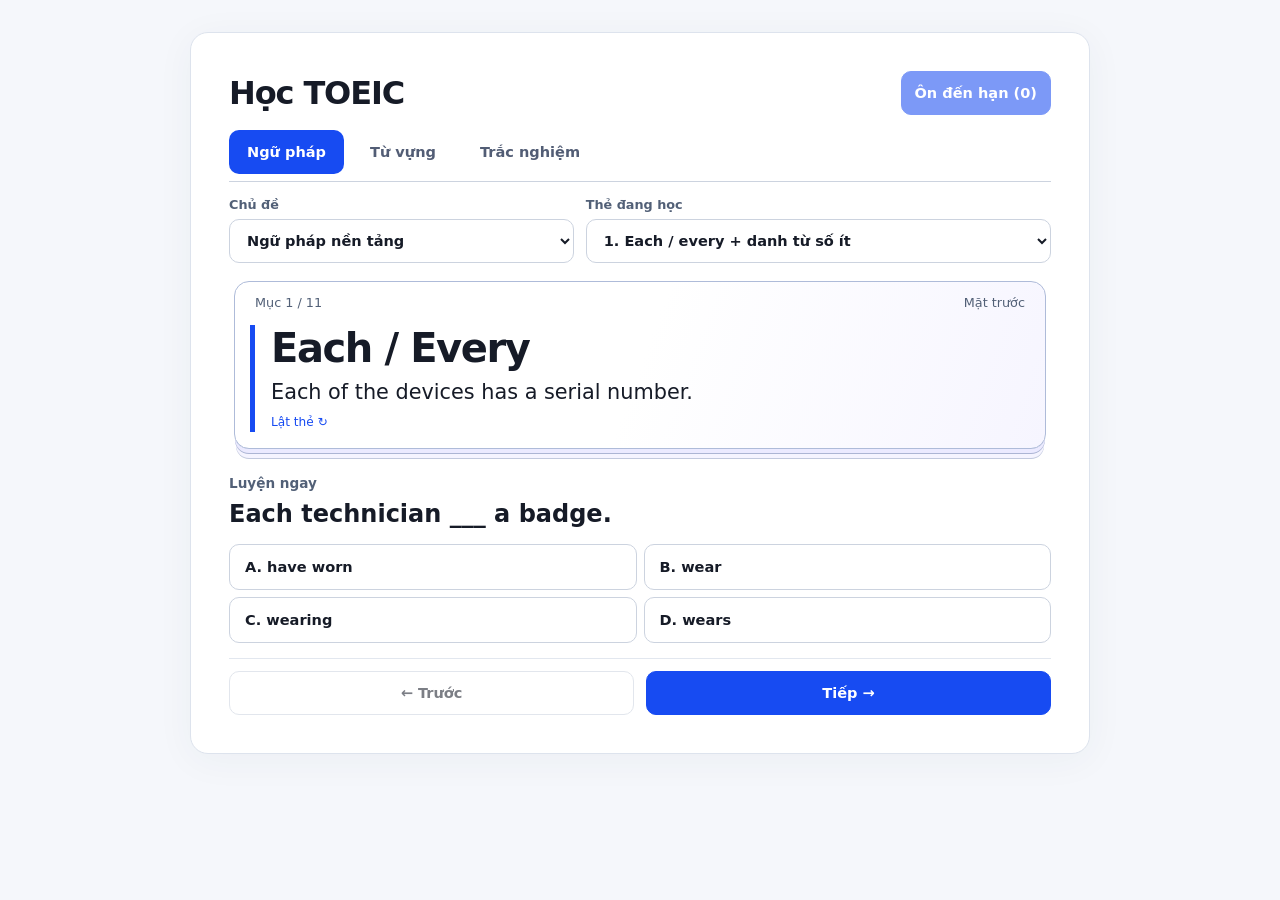
<file: Xem-thu.html>
<!doctype html><html lang="vi"><meta charset="utf-8"><meta name="viewport" content="width=device-width,initial-scale=1"><title>Học TOEIC</title><style>body{background:#f5f7fb;margin:0;padding:clamp(8px,3vw,32px)}#toeic-practice{--ink:#182038;--muted:#515d76;--line:#cfd5e4;--accent:#4d46bc;box-sizing:border-box;max-width:1080px;margin:auto;padding:clamp(12px,2.6vw,30px);border:1px solid #d6dbeb;border-radius:24px;background:#eef0f8;color:var(--ink);font:400 16px/1.48 system-ui,-apple-system,"Segoe UI",sans-serif}
#toeic-practice *{box-sizing:border-box}#toeic-practice [hidden]{display:none!important}
#toeic-practice button,#toeic-practice select{font:inherit;font-size:.91rem;min-height:44px;color:var(--ink);border:1px solid var(--line);background:white;border-radius:10px;padding:8px 13px;cursor:pointer}
#toeic-practice button{font-weight:620}#toeic-practice button:disabled{cursor:default;opacity:.56}#toeic-practice :is(button,select,summary):focus-visible{outline:3px solid #857aea;outline-offset:3px}
#toeic-practice .tp-header{display:flex;align-items:center;justify-content:space-between;gap:12px;margin:0 0 15px;padding:0;background:transparent;border:0}
#toeic-practice .tp-header h1{font:740 clamp(1.45rem,3vw,2rem)/1.2 system-ui;letter-spacing:-.035em;margin:0}.tp-header p{display:none}
#toeic-practice .tp-primary{background:#393582;color:white;border-color:#393582}
.tp-reader,.tp-session{background:#fbfcff;border:1px solid var(--line);border-radius:18px;padding:clamp(12px,2vw,24px)}
.fc-modes{display:flex;padding:4px;background:#e9ebf4;border-radius:13px;gap:3px;margin-bottom:14px}
#toeic-practice .fc-modes button{flex:1;border:0;background:transparent;color:#525d75;min-width:0}
#toeic-practice .fc-modes button[aria-pressed=true]{background:#fff;color:#393382;box-shadow:0 2px 7px #22264721}
.tp-reader label{display:block;font-size:.8rem;font-weight:650;color:var(--muted)}.tp-reader select{display:block;width:100%;margin-top:4px}
.fc-selects{display:grid;grid-template-columns:1fr 1.35fr;gap:12px;margin-bottom:14px}
#toeic-practice .fc{isolation:isolate;position:relative;overflow:hidden;margin:0 0 12px;border:1px solid #46476e;border-radius:16px;color:#f6f6ff;background:radial-gradient(ellipse at 92% 110%,#444b9b 0,transparent 55%),linear-gradient(120deg,#151a35,#292947)}
.fc-bar{display:flex;align-items:center;justify-content:space-between;padding:14px 20px 0;color:#cfcef0;font-size:.8rem}
.fc-bar small{font:inherit;font-variant-numeric:tabular-nums}
#toeic-practice .fc-flip{display:grid;align-content:center;justify-items:start;text-align:left;width:100%;min-height:135px;gap:8px;padding:14px clamp(18px,4vw,46px) 22px;border:0;background:transparent;color:white}
.fc-flip strong{font-size:clamp(1.45rem,3.8vw,2.5rem);line-height:1.15;letter-spacing:-.035em}
.fc-flip span{font-weight:450;max-width:66ch}.fc-flip small{color:#d0d1f1;font-weight:450}
.fc-body{display:grid;grid-template-columns:minmax(0,.85fr) minmax(0,1.25fr);gap:12px}
.fc-body section{padding:clamp(12px,2vw,20px);border:1px solid var(--line);border-radius:14px;background:white}
.fc-body h3{margin:0 0 .8rem;font-size:1.03rem;color:#272952}
.fc-example p[lang=en]{border-left:3px solid #8780d0;padding-left:12px;line-height:1.55}
.fc-example summary{color:var(--accent);cursor:pointer}.fc-exercise p{margin:.5rem 0}
.fc-choices,.tp-options{display:grid;grid-template-columns:repeat(2,minmax(0,1fr));gap:7px}
#toeic-practice :is(.fc-choices,.tp-options) button{text-align:left;white-space:normal;overflow-wrap:anywhere;line-height:1.35;background:#f7f8fc}
#toeic-practice :is(.fc-right,.is-correct):disabled{color:#16482e;background:#d8f3e4;border-color:#77ac91;opacity:1}
#toeic-practice :is(.fc-wrong,.is-wrong):disabled{color:#852b39;background:#ffe7eb;border-color:#d995a2;opacity:1}
.tp-reader footer,.tp-toolbar{display:flex;align-items:center;justify-content:space-between;gap:12px;padding:12px 0 0}.tp-reader footer{background:none;color:inherit}
#toeic-practice [data-ui=forward]{background:#302d66;border-color:#302d66;color:white}
.tp-counter,.tp-context{color:var(--muted)}.tp-feedback{margin:12px 0;padding:12px;background:#f0eefb;border-radius:12px}.tp-feedback p:empty,.tp-reader p:empty{display:none}
@media(max-width:640px){.fc-body{grid-template-columns:1fr}.fc-selects{grid-template-columns:1fr;gap:6px}#toeic-practice{padding:10px}.tp-reader,.tp-session{padding:10px}#toeic-practice .fc-modes button{padding-inline:4px}}

#toeic-practice{--accent:#174bf2;--line:#ccd3df;--ink:#161b27;--muted:#526077;background:#fff;border:1px solid #dde3ed;border-radius:18px;max-width:900px;padding:clamp(15px,4vw,38px);box-shadow:0 6px 38px #2536530c}
#toeic-practice .tp-reader{background:white;border:0;padding:0}
.fc-modes{background:transparent;border-radius:0;border-bottom:1px solid var(--line);padding:0 0 7px;gap:8px}
#toeic-practice .fc-modes button{flex:0 1 auto;padding-inline:18px}
#toeic-practice .fc-modes button[aria-pressed=true],#toeic-practice [data-ui=forward],#toeic-practice .tp-primary{background:var(--accent);border-color:var(--accent);color:white;box-shadow:none}
.fc-selects{margin-bottom:18px}.fc-selects label{min-width:0}
#toeic-practice .fc{margin:0 5px 24px;border-radius:15px;border:1px solid #aebbd9;background:linear-gradient(110deg,white 50%,#f6f5ff);box-shadow:0 5px 0 -1px #ebeaff,0 6px 0 -1px #acb5d4,0 11px 0 -2px #f5f4ff,0 12px 0 -2px #c2c9de}
.fc-bar{color:var(--muted);padding:12px 20px 0}
#toeic-practice .fc-flip{color:var(--ink);margin:12px 15px 16px;width:calc(100% - 30px);min-height:94px;border-left:5px solid var(--accent);border-radius:0;padding:0 16px;gap:6px}
.fc-flip strong{font-weight:800}.fc-flip [lang=en]{font-size:clamp(1.05rem,2vw,1.3rem)}.fc-flip small{color:var(--accent)}
.fc-body{display:block}.fc-body section{background:none;padding:0;border:0}.fc-example{margin:12px 0}.fc-exercise h3{font-size:.85rem;color:var(--muted);margin-bottom:4px}.fc-exercise [data-ui=task]{font-weight:700;font-size:clamp(1.1rem,2.5vw,1.5rem);margin:0 0 12px}
#toeic-practice :is(.fc-choices,.tp-options) button:enabled{background:white;padding:12px 15px}
#toeic-practice :is(.fc-choices,.tp-options) button:hover:enabled{border-color:var(--accent);background:#f1f5ff}
#toeic-practice .tp-reader footer{margin-top:15px;border-top:1px solid #e2e7ef}#toeic-practice footer button{flex:1}
@media(max-width:640px){.fc-selects{grid-template-columns:1fr 1fr}.fc-modes{justify-content:space-between}#toeic-practice .fc-modes button{flex:1;padding-inline:4px}}
</style><section><div id="toeic-practice">
    <div data-ui="menu">
      <header class="tp-header">
        <h1>Học TOEIC</h1>
        <p>Chọn một chủ đề để luyện từ trong câu. Các câu sai sẽ xuất hiện lại trong lượt học.</p>
        <button type="button" class="tp-primary" data-ui="review">Ôn đến hạn</button>
      </header>
      <div class="tp-reader">
        <aside class="study-rail" aria-label="Điều hướng bài học"><div class="fc-modes" role="group" aria-label="Chế độ học"><button type="button" data-mode="reference">Ngữ pháp</button><button type="button" data-mode="vocabulary">Từ vựng</button><button type="button" data-mode="quiz">Trắc nghiệm</button></div>
        <input type="hidden" data-ui="mode" value="reference">
        <div class="fc-selects"><label>Chủ đề<select data-ui="chapter"></select></label><label data-ui="jump">Thẻ đang học<select data-ui="item"></select></label></div>
        </aside><div class="study-main"><div data-ui="reading">
          <article class="fc"><div class="fc-bar"><span class="card-index"><i aria-hidden="true"></i><small data-ui="position"></small></span><span data-ui="face"></span></div><button class="fc-flip" data-ui="flip" type="button" aria-expanded="false"><strong data-ui="term"></strong><span lang="en" data-ui="sentence"></span><span data-ui="definition" hidden></span><small data-ui="flip-label"></small></button></article>
          <div class="fc-body" data-ui="inside" hidden><section class="fc-example" data-ui="more-examples"><details><summary>Ví dụ thứ hai</summary><p lang="en" data-ui="extra"></p></details></section><section class="fc-exercise"><h3>Luyện ngay</h3><p data-ui="task"></p><div class="fc-choices" data-ui="choices"></div><p role="status" data-ui="answer"></p><button type="button" data-ui="again"></button></section></div><footer><button type="button" data-ui="prev">← Trước</button><button type="button" data-ui="forward">Tiếp →</button></footer></div>
        <p data-ui="deck-info"></p><button type="button" class="tp-primary" data-ui="launch">Luyện A–D</button><article class="tp-session" data-ui="session" hidden>
      <div class="tp-toolbar">
        <button type="button" data-ui="back">← Chủ đề</button>
        <strong data-ui="topic"></strong>
      </div>
      <p class="tp-counter" data-ui="counter"></p>
      <h2 tabindex="-1" data-ui="prompt"></h2>
      <p class="tp-context" lang="en" data-ui="context" hidden></p>
      <div class="tp-options" data-ui="options"></div>
      <div class="tp-feedback" data-ui="feedback" role="status" hidden>
        <strong data-ui="result"></strong>
        <p data-ui="meaning"></p>
        <p lang="en" data-ui="example"></p>
        <p data-ui="translation"></p>
        <p data-ui="note"></p>
      </div>
      <p data-ui="storage" role="status"></p>
      <button type="button" class="tp-primary" data-ui="next" hidden>Câu tiếp →</button>
    </article></div>
      </div>



    </div>
    
  </div>
</section><script>window.toeicSource = {
  "vocabulary": [
    {
      "name": "Hợp đồng",
      "rows": [
        [
          "abide by",
          "tuân thủ",
          "All contractors must ___ the safety rules."
        ],
        [
          "commitment",
          "cam kết",
          "The company has made a long-term ___ to reducing waste."
        ],
        [
          "negotiations",
          "các cuộc thương lượng",
          "The two sides resumed ___ on Tuesday."
        ],
        [
          "specific",
          "cụ thể",
          "Please include a ___ delivery date in the agreement."
        ],
        [
          "mutual",
          "chung, của cả hai bên",
          "Both parties signed the contract for their ___ benefit."
        ],
        [
          "obligate",
          "bắt buộc",
          "These clauses ___ the supplier to replace defective products."
        ],
        [
          "breach",
          "sự vi phạm",
          "Disclosing confidential data is a ___ of contract."
        ],
        [
          "violate",
          "vi phạm",
          "The proposed changes would ___ local labor laws."
        ],
        [
          "terminate",
          "chấm dứt",
          "The client may ___ the agreement with 30 days’ notice."
        ]
      ]
    },
    {
      "name": "Tiếp thị",
      "rows": [
        [
          "attract",
          "thu hút",
          "The campaign aims to ___ new customers to the store."
        ],
        [
          "compare",
          "so sánh",
          "Please ___ this year’s results with last year’s."
        ],
        [
          "convince",
          "thuyết phục",
          "Can you ___ the client to try our new service?"
        ],
        [
          "currently",
          "hiện tại",
          "The company is ___ testing the campaign in two cities."
        ],
        [
          "draw attention",
          "thu hút sự chú ý",
          "The bright sign is designed to ___ to the new product."
        ]
      ]
    },
    {
      "name": "Bảo hành",
      "rows": [
        [
          "characteristic",
          "đặc điểm",
          "Light weight is a key ___ of this model."
        ],
        [
          "cover",
          "chi trả, bảo hành",
          "The warranty does not ___ damage caused by water."
        ],
        [
          "expiration",
          "sự hết hạn",
          "Check the ___ date before submitting a claim."
        ],
        [
          "reputation",
          "danh tiếng",
          "The manufacturer has a good ___ for reliability."
        ],
        [
          "require",
          "yêu cầu",
          "Some repairs ___ proof of purchase."
        ],
        [
          "variety",
          "sự đa dạng",
          "The shop stocks a wide ___ of accessories."
        ],
        [
          "expire",
          "hết hạn",
          "These warranties ___ at the end of June."
        ]
      ]
    },
    {
      "name": "Lập kế hoạch kinh doanh",
      "rows": [
        [
          "address",
          "giải quyết một vấn đề",
          "The new plan will ___ customer complaints."
        ],
        [
          "demonstrate",
          "chứng minh",
          "The results ___ that the strategy is working."
        ],
        [
          "evaluate",
          "đánh giá",
          "We need to ___ the risks before investing."
        ],
        [
          "primarily",
          "chủ yếu",
          "The program is intended ___ for small businesses."
        ],
        [
          "lucrative",
          "sinh lời",
          "The contract proved ___ for both companies."
        ],
        [
          "substitution",
          "sự thay thế",
          "The customer agreed to the ___ of a similar product."
        ],
        [
          "sufficient",
          "đủ",
          "We have ___ funds to begin the project."
        ],
        [
          "instruct",
          "hướng dẫn",
          "The supervisor will ___ employees on how to use the equipment."
        ],
        [
          "aid",
          "hỗ trợ",
          "The grant will ___ companies affected by the closure."
        ],
        [
          "valuable",
          "có giá trị",
          "The survey provided ___ information about shoppers."
        ]
      ]
    },
    {
      "name": "Hội nghị",
      "rows": [
        [
          "accommodate",
          "đáp ứng, có chỗ cho",
          "The main hall can ___ up to 500 people."
        ],
        [
          "scheduled",
          "được lên lịch",
          "The keynote is ___ to begin at 9 a.m."
        ],
        [
          "arrangement",
          "sự sắp xếp",
          "We made an ___ with the hotel to provide shuttle service."
        ],
        [
          "get in touch with",
          "liên hệ với",
          "Please ___ the organizers if you need assistance."
        ],
        [
          "hold",
          "tổ chức",
          "We will ___ the annual meeting in Taipei."
        ],
        [
          "location",
          "địa điểm",
          "The hotel is a convenient ___ for the conference."
        ],
        [
          "session",
          "phiên họp, buổi học",
          "The afternoon ___ will focus on customer service."
        ],
        [
          "take part in",
          "tham gia",
          "All delegates can ___ the workshop."
        ],
        [
          "facilities",
          "cơ sở vật chất",
          "The hotel has modern conference ___."
        ]
      ]
    },
    {
      "name": "Máy tính",
      "rows": [
        [
          "failure",
          "sự cố, sự thất bại",
          "A server ___ interrupted the payment system."
        ],
        [
          "ignore",
          "bỏ qua",
          "Do not ___ error messages displayed during setup."
        ],
        [
          "access",
          "quyền truy cập",
          "Only authorized staff have ___ to those files."
        ],
        [
          "warning",
          "cảnh báo",
          "A ___ appeared just before the battery ran out."
        ],
        [
          "enter",
          "nhập",
          "Please ___ your password to continue."
        ]
      ]
    },
    {
      "name": "Công nghệ văn phòng",
      "rows": [
        [
          "affordable",
          "có giá phải chăng",
          "We need an ___ printer for the reception desk."
        ],
        [
          "undergo",
          "trải qua",
          "The network will ___ maintenance on Sunday."
        ],
        [
          "capacity",
          "công suất, sức chứa",
          "The new printer has a larger paper ___."
        ],
        [
          "initiative",
          "sáng kiến",
          "The company launched an ___ to reduce paper use."
        ],
        [
          "stock",
          "hàng có sẵn",
          "The replacement cartridges are back in ___."
        ]
      ]
    },
    {
      "name": "Quy trình văn phòng",
      "rows": [
        [
          "appreciation",
          "sự biết ơn",
          "The director expressed ___ for the team’s hard work."
        ],
        [
          "bring in",
          "mời hoặc thuê người ngoài",
          "We plan to ___ a consultant to train the team."
        ],
        [
          "expose",
          "cho tiếp xúc với, dùng với to",
          "Good mentors ___ interns to a wide range of tasks."
        ],
        [
          "outdated",
          "lỗi thời",
          "Please replace this ___ version of the handbook."
        ],
        [
          "customer",
          "khách hàng",
          "The ___ called to ask about her order."
        ],
        [
          "buy",
          "mua",
          "We need to ___ more supplies for the office."
        ],
        [
          "practice",
          "thông lệ",
          "It is standard ___ to back up the files every Friday."
        ]
      ]
    },
    {
      "name": "Thiết bị điện tử và thư tín",
      "rows": [
        [
          "appliance",
          "thiết bị điện",
          "Unplug the ___ before cleaning it."
        ],
        [
          "popularity",
          "sự phổ biến",
          "The ___ of wireless chargers continues to grow."
        ],
        [
          "in advance",
          "trước",
          "Please let us know at least three days ___."
        ],
        [
          "express",
          "tốc hành",
          "The documents were sent by ___ mail."
        ],
        [
          "register",
          "đăng ký",
          "You must ___ online to receive the newsletter."
        ],
        [
          "revise",
          "sửa lại",
          "Please ___ the brochure to reflect the new fees."
        ],
        [
          "recipient",
          "người nhận",
          "Check the email address of the ___ before sending."
        ],
        [
          "appropriately",
          "một cách phù hợp",
          "Please respond ___ to each customer’s request."
        ],
        [
          "in addition to",
          "ngoài… ra",
          "The package includes training ___ technical support."
        ],
        [
          "magazine",
          "tạp chí",
          "The interview appeared in a business ___."
        ]
      ]
    },
    {
      "name": "Tuyển dụng và thủ tục nhân sự",
      "rows": [
        [
          "conduct",
          "tiến hành",
          "The hiring team will ___ interviews next week."
        ],
        [
          "keep up with",
          "theo kịp",
          "Staff must ___ changes in industry standards."
        ],
        [
          "reject",
          "từ chối",
          "The committee may ___ applications submitted after the deadline."
        ],
        [
          "update",
          "cập nhật",
          "Please ___ your contact information in the system."
        ],
        [
          "extend",
          "gửi lời, gia hạn",
          "Please ___ my thanks to everyone who helped."
        ],
        [
          "set up",
          "thiết lập",
          "IT will ___ an account for each new employee."
        ]
      ]
    },
    {
      "name": "Lương và phúc lợi",
      "rows": [
        [
          "be aware of",
          "biết, nhận thức được",
          "All staff should ___ the revised leave policy."
        ],
        [
          "benefit",
          "phúc lợi, lợi ích",
          "Health insurance is an important employee ___."
        ],
        [
          "compensate",
          "bồi thường",
          "The company will ___ staff for the costs of work-related travel."
        ],
        [
          "delicately",
          "một cách tế nhị",
          "The manager handled the sensitive matter ___."
        ],
        [
          "eligible",
          "đủ điều kiện",
          "Full-time employees are ___ for the program."
        ],
        [
          "flexibly",
          "một cách linh hoạt",
          "Teams can work ___ as long as deadlines are met."
        ],
        [
          "negotiate",
          "thương lượng",
          "You can ___ a higher salary before accepting the offer."
        ],
        [
          "unique",
          "độc đáo, riêng biệt",
          "This benefit is ___ to our Taipei branch."
        ],
        [
          "adequately",
          "một cách đầy đủ",
          "Workers must be ___ trained before operating machinery."
        ],
        [
          "retirement",
          "sự nghỉ hưu",
          "The advisor helped employees plan for ___."
        ],
        [
          "review",
          "xem xét",
          "The director will ___ all salaries next month."
        ]
      ]
    },
    {
      "name": "Thăng chức, lương hưu và giải thưởng",
      "rows": [
        [
          "award",
          "trao thưởng",
          "The board will ___ a prize to the most innovative team."
        ],
        [
          "pension",
          "lương hưu",
          "Employees receive a monthly ___ after they retire."
        ],
        [
          "achievement",
          "thành tựu",
          "Opening three new branches was a major ___."
        ],
        [
          "dedication",
          "sự tận tụy",
          "She was promoted in recognition of her ___."
        ],
        [
          "loyal",
          "trung thành",
          "The firm rewards ___ employees for their years of service."
        ],
        [
          "obviously",
          "hiển nhiên, rõ ràng",
          "The original estimate was ___ too low."
        ],
        [
          "contribute",
          "đóng góp",
          "Employees can ___ to the fund through payroll deductions."
        ]
      ]
    }
  ],
  "grammar": [
    {
      "name": "Hòa hợp chủ ngữ và động từ",
      "rows": [
        [
          "Each of the invoices ___ a reference number.",
          "has",
          "have",
          "having",
          "to have",
          "Each of đi với động từ số ít."
        ],
        [
          "The number of participants ___ increased since May.",
          "has",
          "have",
          "having",
          "to have",
          "The number of chỉ số lượng, dùng động từ số ít."
        ],
        [
          "Neither the manager nor the assistants ___ available.",
          "are",
          "is",
          "was",
          "be",
          "Với neither…nor, động từ hòa hợp với chủ ngữ gần nhất."
        ],
        [
          "Most of the equipment ___ ready for shipment.",
          "is",
          "are",
          "were",
          "have",
          "Equipment là danh từ không đếm được, dùng động từ số ít."
        ],
        [
          "Twenty minutes ___ enough time for the presentation.",
          "is",
          "are",
          "have",
          "were",
          "Khoảng thời gian xét như một đơn vị dùng động từ số ít."
        ],
        [
          "___ we need is a shorter delivery time.",
          "What",
          "That",
          "Which",
          "Whether",
          "What we need nghĩa là điều chúng ta cần."
        ]
      ]
    },
    {
      "name": "Từ loại và phủ định",
      "rows": [
        [
          "Please obtain written ___ before purchasing the equipment.",
          "approval",
          "approve",
          "approved",
          "approvingly",
          "Sau written cần danh từ approval, nghĩa là sự phê duyệt."
        ],
        [
          "The revised policy was explained ___.",
          "clearly",
          "clear",
          "clarity",
          "cleared",
          "Trạng từ clearly bổ nghĩa cho explained."
        ],
        [
          "We ___ receive complaints about late deliveries.",
          "hardly ever",
          "don't hardly ever",
          "doesn't hardly ever",
          "hardly never",
          "Hardly ever đã mang nghĩa hầu như không."
        ]
      ]
    },
    {
      "name": "So sánh",
      "rows": [
        [
          "The new binder holds as ___ pages as the old one.",
          "many",
          "much",
          "most",
          "more",
          "As many + danh từ đếm được số nhiều + as."
        ],
        [
          "This machine uses as ___ energy as the older model.",
          "much",
          "many",
          "more",
          "most",
          "As much + danh từ không đếm được + as."
        ],
        [
          "This option is much ___ than the alternative.",
          "cheaper",
          "cheapest",
          "cheap",
          "more cheaper",
          "Much nhấn mạnh dạng so sánh hơn."
        ],
        [
          "The sooner you register, the ___ the fee will be.",
          "lower",
          "lowest",
          "low",
          "most low",
          "The sooner… the lower… diễn tả càng sớm thì càng thấp."
        ],
        [
          "It was the ___ proposal of all five submissions.",
          "most detailed",
          "more detailed",
          "much detailed",
          "as detailed",
          "Dùng the most + tính từ dài khi so sánh nhất."
        ]
      ]
    },
    {
      "name": "Bị động và động từ tri giác",
      "rows": [
        [
          "The documents are currently ___ reviewed.",
          "being",
          "been",
          "be",
          "to be",
          "Hiện tại tiếp diễn bị động có dạng am/is/are being + V3."
        ],
        [
          "The orders have already ___ shipped.",
          "been",
          "being",
          "be",
          "are",
          "Hiện tại hoàn thành bị động có dạng have/has been + V3."
        ],
        [
          "The visitor was seen ___ the building at 8 a.m.",
          "to enter",
          "entered",
          "to entering",
          "enters",
          "Dạng bị động was seen to enter diễn tả việc chứng kiến toàn bộ hành động."
        ],
        [
          "I saw the technician ___ the machine when I walked in.",
          "repairing",
          "repairs",
          "to repair",
          "has repaired",
          "See + tân ngữ + V-ing nhấn mạnh hành động đang diễn ra."
        ]
      ]
    },
    {
      "name": "Mệnh đề quan hệ",
      "rows": [
        [
          "The technician ___ near the entrance can help you.",
          "standing",
          "stands",
          "stood",
          "is standing",
          "Rút gọn chủ động who is standing thành standing."
        ],
        [
          "The forms ___ by the applicant were incomplete.",
          "submitted",
          "submitting",
          "submit",
          "were submitting",
          "Rút gọn bị động that were submitted thành submitted."
        ]
      ]
    },
    {
      "name": "Điều kiện, đảo ngữ và wish",
      "rows": [
        [
          "If the supplier confirms today, we ___ the order tomorrow.",
          "will place",
          "would have placed",
          "had placed",
          "would placed",
          "Điều kiện loại 1 dùng if + hiện tại đơn, will + động từ nguyên mẫu."
        ],
        [
          "If we had more room, we ___ a larger workshop.",
          "could host",
          "could have host",
          "will hosted",
          "had hosted",
          "Điều kiện loại 2 diễn tả giả định ở hiện tại."
        ],
        [
          "If we ___ earlier, we would have caught the train.",
          "had left",
          "leave",
          "will leave",
          "would leave",
          "Điều kiện loại 3 dùng if + had + V3."
        ],
        [
          "___ you need assistance, please call reception.",
          "Should",
          "Had",
          "Were",
          "Have",
          "Should you need = If you need."
        ],
        [
          "___ they submitted the form on time, it would have been accepted.",
          "Had",
          "Have",
          "Should",
          "Were",
          "Had they submitted = If they had submitted."
        ],
        [
          "I wish I ___ how to use this software.",
          "knew",
          "know",
          "will know",
          "have known",
          "Wish + quá khứ đơn diễn tả mong muốn trái với hiện tại."
        ],
        [
          "She wishes she ___ the reminder yesterday.",
          "had sent",
          "sends",
          "will send",
          "has sent",
          "Wish + had + V3 diễn tả tiếc nuối về quá khứ."
        ]
      ]
    },
    {
      "name": "Giới từ và cụm thông dụng",
      "rows": [
        [
          "The briefing begins ___ 2 p.m.",
          "at",
          "in",
          "on",
          "for",
          "Dùng at với giờ cụ thể."
        ],
        [
          "Our office will reopen ___ Monday.",
          "on",
          "at",
          "by means of",
          "into",
          "Dùng on với ngày trong tuần."
        ],
        [
          "She arrived ___ Taipei yesterday.",
          "in",
          "on",
          "into",
          "to",
          "Arrive in dùng với thành phố hoặc quốc gia."
        ],
        [
          "Please send the form ___ Friday at the latest.",
          "by",
          "since",
          "into",
          "of",
          "By chỉ hạn chót."
        ],
        [
          "We need to take the installation costs into ___.",
          "account",
          "turn",
          "duty",
          "sale",
          "Take something into account nghĩa là cân nhắc điều gì."
        ],
        [
          "The road is ___ repair this week.",
          "under",
          "between",
          "upon",
          "onto",
          "Under repair nghĩa là đang được sửa."
        ],
        [
          "Sales increased ___ 20 percent last quarter.",
          "by",
          "since",
          "for",
          "at",
          "By diễn tả mức thay đổi."
        ],
        [
          "Please reply ___ to Friday’s meeting.",
          "prior",
          "pleased",
          "required",
          "similar",
          "Prior to nghĩa là trước."
        ],
        [
          "The technician apologized ___ the delay.",
          "for",
          "to",
          "at",
          "into",
          "Apologize for something và apologize to someone."
        ],
        [
          "Please pay attention ___ the instructions.",
          "to",
          "for",
          "of",
          "by",
          "Pay attention to nghĩa là chú ý đến."
        ],
        [
          "The new policy will come ___ effect next month.",
          "into",
          "at",
          "by",
          "for",
          "Come into effect nghĩa là bắt đầu có hiệu lực."
        ],
        [
          "We need to cut down ___ printing costs.",
          "on",
          "to",
          "for",
          "at",
          "Cut down on nghĩa là cắt giảm."
        ],
        [
          "The company will provide staff ___ new uniforms.",
          "with",
          "of",
          "on",
          "at",
          "Provide someone with something."
        ],
        [
          "The clinic is open ___ the renovation, as it remains safe to enter.",
          "despite",
          "although",
          "even though",
          "whereas",
          "Despite đi với cụm danh từ the renovation."
        ],
        [
          "___ delivery was delayed, all items arrived intact.",
          "Although",
          "Despite",
          "Because of",
          "Regardless of",
          "Although đi với mệnh đề có chủ ngữ và động từ."
        ],
        [
          "You may use the room ___ that you book it in advance.",
          "provided",
          "because of",
          "in spite",
          "regardless",
          "Provided that nghĩa là miễn là."
        ],
        [
          "Please keep the emergency exit ___.",
          "closed",
          "close",
          "to closing",
          "closure",
          "Keep + tân ngữ + tính từ hoặc phân từ diễn tả trạng thái cần duy trì."
        ],
        [
          "We need to decide ___ or not to renew the contract.",
          "whether",
          "if",
          "despite",
          "because",
          "Whether or not có thể đứng trước to + động từ."
        ]
      ]
    }
  ],
  "reference": [
    {
      "name": "Ngữ pháp nền tảng",
      "rows": [
        [
          "Each / every + danh từ số ít",
          "Dùng động từ số ít. Với each of + danh từ số nhiều, động từ vẫn theo each.",
          "Each of the devices has a serial number."
        ],
        [
          "Everyone, anything, nobody",
          "Đại từ bất định có đuôi -one, -body hoặc -thing thường dùng với động từ số ít.",
          "Everyone is ready for the workshop."
        ],
        [
          "Thời gian, tiền và khoảng cách",
          "Một đại lượng được xem như một đơn vị dùng động từ số ít.",
          "Ten kilometers is a long walk."
        ],
        [
          "Either…or / neither…nor / not only…but also",
          "Trong câu có hai chủ ngữ khác số, động từ thường hòa hợp với chủ ngữ gần nhất.",
          "Neither the instructors nor the coordinator is available."
        ],
        [
          "The number of / a number of",
          "The number of chỉ số lượng và đi với động từ số ít. A number of nghĩa là một số và đi với động từ số nhiều.",
          "A number of students have registered."
        ],
        [
          "Most of / some of / the rest of",
          "Động từ thường theo danh từ sau of. Với a box of, chủ ngữ chính là a box.",
          "Most of the equipment is new."
        ],
        [
          "News, economics",
          "Một số danh từ có đuôi -s vẫn dùng động từ số ít khi chỉ tin tức hoặc môn học.",
          "Economics is an elective this semester."
        ],
        [
          "That / what",
          "That giới thiệu một mệnh đề đã đủ thành phần. What mang nghĩa điều mà và đảm nhiệm vai trò trong mệnh đề.",
          "What we need is a spare cable."
        ],
        [
          "Sở hữu và hậu tố",
          "My, your, her đứng trước danh từ. Mine, yours, hers đứng độc lập. Các đuôi -tion, -ment, -ity thường gợi ý danh từ, còn -ful và -able thường gợi ý tính từ.",
          "Their proposal was approved. The final decision was hers."
        ],
        [
          "Nhận biết động từ và trạng từ",
          "Các đuôi -ize, -ify và -en thường gợi ý động từ. Nhiều trạng từ kết thúc bằng -ly, nhưng friendly là tính từ.",
          "The company will simplify the procedure significantly."
        ],
        [
          "Hardly và seldom",
          "Hai từ này mang nghĩa hạn định hoặc gần phủ định. Dùng với động từ khẳng định để nói hiếm khi hoặc hầu như không.",
          "We seldom receive orders on Sundays."
        ]
      ]
    },
    {
      "name": "So sánh, bị động và mệnh đề",
      "rows": [
        [
          "As many / as much … as",
          "Dùng many với danh từ đếm được số nhiều và much với danh từ không đếm được.",
          "We ordered as many cables as last month."
        ],
        [
          "-er / more / less … than",
          "Tính từ ngắn thường thêm -er. Tính từ dài thường đi với more hoặc less. Much và far nhấn mạnh so sánh hơn.",
          "The new printer is much quieter than the old one."
        ],
        [
          "The… the…",
          "Hai vế đều dùng dạng so sánh hơn để diễn tả càng… càng…",
          "The longer we wait, the higher the cost becomes."
        ],
        [
          "So sánh nhất",
          "Dùng the + -est hoặc the most/least + tính từ. Of the two thường dùng dạng so sánh hơn.",
          "This is the least expensive option available."
        ],
        [
          "Bị động với be + V3",
          "Đổi dạng be theo thì. Với động từ khuyết thiếu, dùng modal + be + V3.",
          "The report must be submitted by Friday."
        ],
        [
          "Being / been trong câu bị động",
          "Be + being + V3 dùng cho tiếp diễn. Have/has/had + been + V3 dùng cho hoàn thành.",
          "The instruments have already been calibrated."
        ],
        [
          "By / with trong câu bị động",
          "By có thể giới thiệu tác nhân. With có thể giới thiệu công cụ hoặc chất chứa bên trong.",
          "The samples were packed by the technician with protective foam."
        ],
        [
          "See / hear + tân ngữ",
          "Dùng động từ nguyên mẫu để nhấn mạnh toàn bộ hành động hoặc V-ing để nhấn mạnh hành động đang diễn ra.",
          "We heard the motor running when we entered the lab."
        ],
        [
          "Rút gọn mệnh đề quan hệ",
          "V-ing diễn tả quan hệ chủ động phù hợp. V3 diễn tả quan hệ bị động.",
          "The equipment delivered yesterday is ready to use."
        ]
      ]
    },
    {
      "name": "Điều kiện và giả định",
      "rows": [
        [
          "Điều kiện loại 1",
          "If + hiện tại đơn, will/can + động từ nguyên mẫu cho khả năng thực tế.",
          "If the parts arrive today, we can start tomorrow."
        ],
        [
          "Điều kiện loại 2",
          "If + quá khứ đơn, would/could + động từ nguyên mẫu cho giả định hiện tại hoặc tương lai.",
          "If we had more space, we could add another workstation."
        ],
        [
          "Điều kiện loại 3",
          "If + had + V3, would/could have + V3 cho giả định trái với quá khứ.",
          "If we had left earlier, we would have caught the train."
        ],
        [
          "Should / were / had",
          "Có thể đảo ba từ này lên đầu mệnh đề điều kiện và bỏ if.",
          "Had we checked the file, we would have found the error."
        ],
        [
          "Wish / if only",
          "Quá khứ đơn diễn tả mong muốn hiện tại, had + V3 diễn tả tiếc nuối quá khứ. Would có thể diễn tả mong muốn tình hình thay đổi.",
          "I wish I had saved the original readings."
        ]
      ]
    },
    {
      "name": "Thời gian, nơi chốn và cụm với make",
      "rows": [
        [
          "at / in / on",
          "At với giờ hoặc điểm, in với tháng, năm hoặc thành phố, on với ngày hoặc bề mặt.",
          "The seminar begins at nine on Monday in Kaohsiung."
        ],
        [
          "arrive at / arrive in",
          "At với địa điểm cụ thể, in với thành phố hoặc quốc gia.",
          "We arrived at the airport before noon."
        ],
        [
          "on time / in time",
          "On time là đúng giờ. In time là kịp lúc để làm việc gì.",
          "We got there in time to catch the last train."
        ],
        [
          "by",
          "Chỉ hạn chót, phương tiện, tác nhân hoặc mức thay đổi.",
          "Sales increased by 15 percent in April."
        ],
        [
          "by chance / by heart",
          "By chance là tình cờ. Learn by heart là học thuộc.",
          "I met the supplier by chance at the airport."
        ],
        [
          "make sure / be sure",
          "Make sure that dùng để dặn kiểm tra cho chắc. Be sure to dùng để nhắc làm việc gì.",
          "Make sure that the document includes your name."
        ],
        [
          "make + danh từ",
          "Các cụm hay gặp gồm make a decision, make an appointment, make an effort.",
          "We need to make an appointment with the advisor."
        ],
        [
          "make + tân ngữ",
          "Theo sau bằng tính từ hoặc động từ nguyên mẫu để diễn tả tác động.",
          "The new procedure makes the work easier."
        ],
        [
          "take something into account",
          "Cân nhắc một yếu tố trước khi quyết định.",
          "We should take delivery costs into account."
        ]
      ]
    },
    {
      "name": "Giới từ trong công việc và thư tín",
      "rows": [
        [
          "under",
          "Dùng trong under repair, under pressure, under supervision và under consideration.",
          "The proposal is still under consideration."
        ],
        [
          "into",
          "Chỉ hướng vào trong hoặc sự chuyển đổi, thường đi với go, put, turn và come.",
          "Please put the spare parts into the cabinet."
        ],
        [
          "one’s turn",
          "Chỉ đến lượt ai làm việc gì.",
          "It is your turn to present the results."
        ],
        [
          "during / for / in",
          "During đi với tên một giai đoạn, for chỉ thời lượng, in chỉ khoảng thời gian nữa trong ngữ cảnh tương lai.",
          "The office will reopen in two weeks."
        ],
        [
          "for sale / on sale",
          "For sale nghĩa là được rao bán. On sale có thể nghĩa là đang bán hoặc đang giảm giá tùy ngữ cảnh.",
          "The former office building is for sale."
        ],
        [
          "related to",
          "Có liên quan đến.",
          "Please forward all messages related to the order."
        ],
        [
          "expect to / be required to",
          "Expect to là dự kiến. Be required to là được yêu cầu hoặc bắt buộc.",
          "Visitors are required to show identification."
        ],
        [
          "write to",
          "Viết cho ai. Có thể viết write a letter to someone.",
          "I wrote to the hotel to confirm our booking."
        ],
        [
          "an approach to",
          "Cách tiếp cận. To là giới từ, có thể theo sau bằng V-ing.",
          "We need a different approach to reducing waste."
        ],
        [
          "be married to",
          "Nói việc kết hôn với ai. Động từ marry có thể dùng trực tiếp với tân ngữ.",
          "The speaker is married to a former employee."
        ],
        [
          "superior to",
          "Tốt hơn hoặc vượt trội hơn về mặt nào đó.",
          "This material is superior to the old one in durability."
        ],
        [
          "according to",
          "Theo một nguồn thông tin hoặc quy định.",
          "According to the schedule, the tour begins at ten."
        ],
        [
          "due to",
          "Do hoặc bởi vì. Đi với danh từ hay cụm danh từ.",
          "The session was postponed due to a power outage."
        ],
        [
          "pleased to",
          "Vui khi được làm việc gì. Theo sau bằng động từ nguyên mẫu.",
          "We are pleased to confirm your reservation."
        ],
        [
          "prior to / in addition to",
          "Prior to là trước. In addition to là ngoài… ra. To là giới từ trong cả hai cụm.",
          "Please review the specifications prior to ordering."
        ],
        [
          "pay attention to",
          "Chú ý đến. Theo sau có thể là danh từ hoặc V-ing.",
          "Pay attention to the safety instructions."
        ],
        [
          "be about to",
          "Sắp làm việc gì ngay lúc này.",
          "The technician is about to start the test."
        ],
        [
          "apologize to / for",
          "Apologize to someone là xin lỗi ai. Apologize for something là xin lỗi về việc gì.",
          "We apologized to the client for the delay."
        ]
      ]
    },
    {
      "name": "Cụm từ thường gặp trong Part 5",
      "rows": [
        [
          "for + người + to V",
          "Nêu rõ ai thực hiện hành động.",
          "It is important for visitors to sign in."
        ],
        [
          "be likely to",
          "Diễn tả khả năng có thể xảy ra.",
          "Delivery is likely to take three days."
        ],
        [
          "be + tính từ + to V / be busy + V-ing",
          "Ready to, able to và pleased to đi với động từ nguyên mẫu. Busy có thể đi với V-ing.",
          "The staff are busy preparing the meeting room."
        ],
        [
          "a variety of / a wealth of",
          "A variety of nhấn mạnh sự đa dạng. A wealth of nhấn mạnh lượng lớn.",
          "The report contains a wealth of useful information."
        ],
        [
          "worth / worth of",
          "Worth + V-ing nghĩa là đáng làm. Một lượng + worth of chỉ giá trị hoặc lượng tương đương.",
          "The workshop is worth attending."
        ],
        [
          "be aware of / be interested in",
          "Aware of là biết về. Interested in là quan tâm đến.",
          "Are you interested in joining the training session?"
        ],
        [
          "take advantage of",
          "Tận dụng một cơ hội hoặc nguồn lực.",
          "Customers can take advantage of the early booking discount."
        ],
        [
          "wonder if / whether",
          "Dùng khi tự hỏi hoặc hỏi gián tiếp một cách lịch sự.",
          "I wonder if you could send me the revised quotation."
        ],
        [
          "refrain from / retain",
          "Refrain from nghĩa là kiềm chế hoặc tránh làm. Retain nghĩa là giữ lại.",
          "Please refrain from using your phone during the test."
        ],
        [
          "live up to",
          "Đáp ứng kỳ vọng hoặc tiêu chuẩn.",
          "The new equipment lived up to our expectations."
        ],
        [
          "at work / on duty",
          "At work là ở chỗ làm hoặc đang làm việc. On duty là đang trực hoặc đang trong ca.",
          "A technician is on duty until six."
        ],
        [
          "almost all",
          "Nghĩa là hầu như tất cả. Đi trước danh từ số nhiều hoặc cụm danh từ phù hợp.",
          "Almost all participants completed the survey."
        ],
        [
          "serve as / work as",
          "Serve as là đóng vai trò. Work as giới thiệu nghề hoặc vị trí.",
          "The spare room serves as a temporary office."
        ],
        [
          "based on",
          "Dựa trên một nguồn, tiêu chí hoặc dữ liệu.",
          "The decision was based on last year’s sales data."
        ],
        [
          "cut down on / insist on",
          "Cut down on là cắt giảm. Insist on là khăng khăng hoặc nhất quyết yêu cầu.",
          "The manager insisted on checking every invoice."
        ],
        [
          "pick up",
          "Có thể nghĩa là đón người hoặc lấy đồ. Với đại từ, đặt đại từ giữa pick và up.",
          "I can pick you up at the station."
        ],
        [
          "provide / supply",
          "Provide someone with something và provide something to someone đều diễn tả cung cấp.",
          "The organizer provided each participant with a badge."
        ]
      ]
    },
    {
      "name": "Điều kiện, lý do và nhượng bộ",
      "rows": [
        [
          "provided that / as long as",
          "Đưa ra điều kiện và theo sau bằng mệnh đề.",
          "You may borrow the equipment as long as you return it today."
        ],
        [
          "ask someone for something",
          "Hỏi xin hoặc yêu cầu ai cung cấp thứ gì.",
          "Please ask the supplier for a revised quotation."
        ],
        [
          "keep + tân ngữ + trạng thái",
          "Theo sau có thể là tính từ hoặc phân từ diễn tả trạng thái cần duy trì.",
          "Please keep the cabinet locked."
        ],
        [
          "but trong câu chỉ ngoại lệ",
          "Có thể nghĩa là ngoại trừ. No choice but to V nghĩa là không còn lựa chọn nào ngoài việc làm gì.",
          "We had no choice but to reschedule the test."
        ],
        [
          "take effect / come into effect",
          "Chỉ thời điểm bắt đầu có hiệu lực. Be in effect chỉ trạng thái đang có hiệu lực.",
          "The revised policy takes effect next month."
        ],
        [
          "whether / if",
          "Dùng trong câu hỏi gián tiếp. Dùng whether trước to V hoặc trong cụm whether or not đứng liền.",
          "We have to decide whether to extend the contract."
        ],
        [
          "no matter / regardless of",
          "No matter + từ hỏi + mệnh đề. Regardless of đi với cụm danh từ.",
          "No matter what happens, keep a copy of the original file."
        ],
        [
          "because / because of",
          "Because, since và as có thể dẫn mệnh đề chỉ lý do. Because of, due to và owing to đi với cụm danh từ.",
          "The meeting was canceled because the speaker was ill."
        ],
        [
          "despite / although",
          "Despite và in spite of đi với danh từ hoặc V-ing. Although, though và even though đi với mệnh đề đầy đủ trong cấu trúc cơ bản.",
          "Despite the rain, the outdoor event went ahead."
        ]
      ]
    }
  ],
  "flash": {
    "vocabulary": {
      "abide by": "Vendors must ___ the refund policy.",
      "commitment": "Her ___ to quality earned the team’s trust.",
      "negotiations": "Price ___ between the buyer and seller lasted a week.",
      "specific": "Please give a ___ example of a billing error.",
      "mutual": "The partners reached a ___ agreement.",
      "obligate": "The new terms ___ us to issue a receipt.",
      "breach": "Missing the deadline would be a ___ of the agreement.",
      "violate": "Copying the files would ___ the confidentiality policy.",
      "terminate": "Either party may ___ the lease in June.",
      "attract": "Free trials often ___ first-time users.",
      "compare": "Use the chart to ___ the two plans.",
      "convince": "The pilot results helped ___ buyers to renew.",
      "currently": "The team is ___ reviewing last month’s sales figures.",
      "draw attention": "A bold headline can ___ to a limited-time offer.",
      "characteristic": "Quiet operation is a useful ___ of this fan.",
      "cover": "Does the plan ___ accidental damage?",
      "expiration": "The ___ date is printed on the warranty card.",
      "reputation": "Late repairs hurt the brand’s ___.",
      "require": "Refund requests ___ the original invoice.",
      "variety": "Customers can choose from a ___ of service plans.",
      "expire": "The service contracts ___ next Tuesday.",
      "address": "Our next meeting will ___ the budget shortfall.",
      "demonstrate": "Can you ___ the new tool to the interns?",
      "evaluate": "We should ___ each proposal against the same criteria.",
      "primarily": "The warehouse is used ___ for spare parts.",
      "lucrative": "The firm found a ___ market for refurbished equipment.",
      "substitution": "The menu allows the ___ of fruit for dessert.",
      "sufficient": "Is the available space ___ for a second workstation?",
      "instruct": "A trainer will ___ new staff in emergency procedures.",
      "aid": "The diagram should ___ anyone assembling the kit.",
      "valuable": "The client gave us ___ feedback on the prototype.",
      "accommodate": "The seminar room can ___ thirty guests.",
      "scheduled": "The inspection is ___ for Thursday afternoon.",
      "arrangement": "Our travel ___ includes a shuttle from the airport.",
      "get in touch with": "Please ___ reception if your badge stops working.",
      "hold": "We plan to ___ the workshop in the main hall.",
      "location": "The station is an ideal ___ for the information desk.",
      "session": "Each training ___ lasts forty minutes.",
      "take part in": "Volunteers may ___ the practice interview.",
      "facilities": "The venue offers accessible parking and conference ___.",
      "failure": "A power ___ forced the office to close early.",
      "ignore": "Never ___ a message about an expired backup.",
      "access": "Temporary staff need ___ to the booking system.",
      "warning": "A flashing ___ tells users the drive is almost full.",
      "enter": "To activate the device, ___ the six-digit code.",
      "affordable": "The grant made the software ___ for small teams.",
      "undergo": "All laptops must ___ a security check.",
      "capacity": "The room has a seating ___ of sixty.",
      "initiative": "An employee suggested an ___ to reuse packaging.",
      "stock": "We keep extra sensors in ___ for urgent repairs.",
      "appreciation": "The interns sent a note of ___ after the tour.",
      "bring in": "We may need to ___ an outside auditor.",
      "expose": "Site visits ___ students to real production problems.",
      "outdated": "An ___ price list caused the billing error.",
      "customer": "A ___ requested a copy of her receipt.",
      "buy": "We decided to ___ a replacement instead of renting one.",
      "practice": "It is good ___ to check the address twice.",
      "appliance": "The kettle is the only ___ in the break room.",
      "popularity": "Online booking has grown in ___ among commuters.",
      "in advance": "Seats for the seminar must be reserved ___.",
      "express": "Choose ___ delivery if the parcel must arrive tomorrow.",
      "register": "Please ___ for the webinar before noon.",
      "revise": "We need to ___ the draft after the client’s comments.",
      "recipient": "The courier asked the ___ to sign for the package.",
      "appropriately": "Please dress ___ for the site visit.",
      "in addition to": "We offer installation ___ annual maintenance.",
      "magazine": "Her article appeared in a trade ___.",
      "conduct": "An external auditor will ___ the annual review.",
      "keep up with": "Weekly briefings help us ___ new regulations.",
      "reject": "The system will ___ an unsigned application.",
      "update": "Remember to ___ your résumé after the placement.",
      "extend": "Could we ___ the trial by one week?",
      "set up": "Please ___ a video call with the recruiter.",
      "be aware of": "Supervisors must ___ the overtime rules.",
      "benefit": "Paid training is a useful ___ for new hires.",
      "compensate": "The airline agreed to ___ passengers for the disruption.",
      "delicately": "She raised the salary question ___ during the meeting.",
      "eligible": "Part-time workers are now ___ for the allowance.",
      "flexibly": "The new agreement lets staff schedule their shifts ___.",
      "negotiate": "Both sides hope to ___ a fair rate.",
      "unique": "The team designed a ___ fixture for this sensor.",
      "adequately": "The old policy did not ___ cover evening shifts.",
      "retirement": "He is saving for ___ through the company plan.",
      "review": "HR will ___ the claim before issuing payment.",
      "award": "The judges will ___ the grant to one research team.",
      "pension": "She receives a ___ from her former employer.",
      "achievement": "Finishing the pilot on budget was a notable ___.",
      "dedication": "The award recognizes her ___ to teaching.",
      "loyal": "Several ___ customers attended the store reopening.",
      "obviously": "With the screen cracked, the device was ___ damaged.",
      "contribute": "Staff can ___ ideas through the suggestion form."
    },
    "reference": {
      "Each / every + danh từ số ít": "Each technician [wears] a badge.|wear|wearing|have worn",
      "Everyone, anything, nobody": "Nobody [knows] the new access code yet.|know|knowing|have known",
      "Thời gian, tiền và khoảng cách": "Fifty dollars [is] enough for one adapter.|are|were|have",
      "Either…or / neither…nor / not only…but also": "Either the interns or their supervisor [has] the key.|have|having|to have",
      "The number of / a number of": "The number of refunds [has] fallen this month.|have|are|were",
      "Most of / some of / the rest of": "Most of the spare parts [are] in storage.|is|was|has",
      "News, economics": "The news [was] shared at the morning briefing.|were|have|are",
      "That / what": "[What] matters most is whether the test can be repeated.|That|Which of|Whose",
      "Sở hữu và hậu tố": "This locker belongs to me; the one by the window is [hers].|her|she|herself",
      "Nhận biết động từ và trạng từ": "The readings changed [gradually] as the room warmed up.|gradual|gradualness|graduality",
      "Hardly và seldom": "We [hardly ever] need to restart this machine.|don't hardly ever|doesn't hardly|hardly never",
      "As many / as much … as": "We used as [much] ink as last week.|many|more|most",
      "-er / more / less … than": "The replacement is far [lighter] than the original.|lightest|light|more lightest",
      "The… the…": "The faster the belt moves, the [shorter] the cycle becomes.|shortest|short|more short",
      "So sánh nhất": "Of the four bids, this is the [lowest].|lower|low|more low",
      "Bị động với be + V3": "The access code must [be changed] today.|changed|being change|be change",
      "Being / been trong câu bị động": "The invoice has already [been] paid.|being|be|is",
      "By / with trong câu bị động": "The parcel was opened [with] a pair of scissors.|from|of|to",
      "See / hear + tân ngữ": "We heard the alarm [ring] twice and then stop.|rang|to ring|rings",
      "Rút gọn mệnh đề quan hệ": "The units [installed] in May are still under warranty.|install|installing|were installed",
      "Điều kiện loại 1": "If the courier arrives today, we [will unpack] the crates tomorrow.|would have unpacked|had unpacked|will unpacked",
      "Điều kiện loại 2": "If I were the buyer, I [would request] a second quote.|had requested|will requested|would requesting",
      "Điều kiện loại 3": "If the alarm had sounded, we [would have stopped] the trial.|would stopping|had stop|will have stop",
      "Should / were / had": "[Were] I in charge, I would extend the deadline.|Had|Should|Have",
      "Wish / if only": "I wish we [had checked] the address before we shipped the parts.|will check|have check|are checking",
      "at / in / on": "Our flight leaves [at] midnight.|in|on|into",
      "arrive at / arrive in": "They arrived [in] Taiwan on Tuesday.|at|to|onto",
      "on time / in time": "The bus arrived exactly as scheduled; it was [on] time.|into|with|to",
      "by": "Please return the key [by] six at the latest.|since|into|of",
      "by chance / by heart": "The trainer knows the whole script by [heart].|mind|memory of|handed",
      "make sure / be sure": "Make [sure] the box is sealed before dispatch.|safely|certainly|surery",
      "make + danh từ": "We must make an [effort] to reduce waste.|effortful|effortlessly|endeavoring",
      "make + tân ngữ": "The revised map makes the route [clearer].|clarify|clearly|clarity",
      "take something into account": "Take the extra fees into [account] before booking.|turn|effect|hand",
      "under": "The budget request is still [under] consideration.|into|onto|across",
      "into": "They turned the storage room [into] an office.|onto|by|at",
      "one’s turn": "It is my [turn] to check the inventory.|shifted|turns|turning",
      "during / for / in": "The installation took place [during] the annual shutdown.|since then|while|from then",
      "for sale / on sale": "The owner put the old copier up [for] sale.|at|by|into",
      "related to": "The refund is related [to] the duplicate charge.|with|of|by",
      "expect to / be required to": "All visitors are required [to sign] in.|signing|sign|signed",
      "write to": "Please write [to] the coordinator for further details.|of|into|onto",
      "an approach to": "We adopted a new approach to [testing] the sensors.|test them are|tested|tests them",
      "be married to": "She is married [to] a local architect.|with|at|of",
      "superior to": "The revised design is superior [to] the previous one.|than|of|by",
      "according to": "According [to] the invoice, delivery is included.|of|by|from",
      "due to": "The shipment was late due [to] heavy traffic.|with|of|in",
      "pleased to": "We are pleased [to offer] you a place on the course.|offer|offered|to offering",
      "prior to / in addition to": "In addition to [repairing] printers, he installs networks.|repair|repaired|repairs he",
      "pay attention to": "Please pay attention [to] the part number.|for|of|by",
      "be about to": "The presentation is about [to begin].|beginning|begun|begins",
      "apologize to / for": "The courier apologized [for] losing the receipt.|to|of|at",
      "for + người + to V": "We left time for the guests [to ask] questions.|asked|asking they|asks",
      "be likely to": "The shipment is likely [to arrive] tomorrow.|arrives|arrived|to arriving",
      "be + tính từ + to V / be busy + V-ing": "The team is busy [checking] the final figures.|to check|checked|checks",
      "a variety of / a wealth of": "The store carries a variety [of] adapters.|to|at|by",
      "worth / worth of": "This proposal is worth [discussing].|discuss|to discuss|discussed",
      "be aware of / be interested in": "Are you interested [in] the evening workshop?|of|at|from",
      "take advantage of": "Members can take advantage [of] free delivery.|for|at|to",
      "wonder if / whether": "I wonder [whether] the supplier can deliver by Friday.|unless|despite|during",
      "refrain from / retain": "Please refrain from [touching] the display.|touch|touched|touches",
      "live up to": "The hotel lived up [to] its reputation.|with|at|from",
      "at work / on duty": "A nurse will be [on] duty overnight.|into|to|by",
      "almost all": "[Almost] all the seats were reserved.|Most of|Every|Many of the",
      "serve as / work as": "This classroom also serves [as] a meeting room.|by|of|with",
      "based on": "The estimate is based [on] last month’s prices.|for|by|of",
      "cut down on / insist on": "The team cut down [on] unnecessary travel.|to|of|at",
      "pick up": "My colleague will pick [me up] at the station.|up me|up I|I up",
      "provide / supply": "The hotel supplied guests [with] fresh towels.|of|on|at",
      "provided that / as long as": "You may leave early as [long] as the report is ready.|length|longer|longest",
      "ask someone for something": "I asked reception [for] a spare key.|of|at|into",
      "keep + tân ngữ + trạng thái": "Keep the loading bay [locked] after hours.|locking it|to lock|lock it",
      "but trong câu chỉ ngoại lệ": "We had no choice but [to cancel] the tour.|cancelled|to cancelling|cancels",
      "take effect / come into effect": "The new fee comes [into] effect on July 1.|onto|with|of",
      "whether / if": "They have yet to decide [whether] to renew the lease.|if|because|although",
      "no matter / regardless of": "The event will run regardless [of] the weather.|to|on|at",
      "because / because of": "We changed rooms [because] the projector was broken.|because of|owing to|despite",
      "despite / although": "[Although] the queue was long, everyone got a ticket.|Despite|In spite of|Because of"
    }
  }
};
</script><script>(() => {
  const root = document.querySelector('#toeic-practice');
  if (!root) return;

  const groups = [
    { name: 'Văn phòng', icon: '01', words: [
      ['schedule', 'lên lịch', 'Can we ___ a meeting for Friday morning?', 'Chúng ta có thể lên lịch họp vào sáng thứ Sáu không?', 'schedule a meeting = lên lịch một cuộc họp'],
      ['submit', 'nộp', 'Please ___ your expense report by noon.', 'Vui lòng nộp báo cáo chi phí trước buổi trưa.', 'submit a report = nộp báo cáo'],
      ['reschedule', 'đổi lịch', 'Our manager is unavailable, so we need to ___ the meeting.', 'Quản lý đang bận nên chúng ta cần đổi lịch họp.', 'reschedule a meeting = dời cuộc họp sang thời điểm khác'],
      ['attach', 'đính kèm', 'Please ___ the document to your email.', 'Vui lòng đính kèm tài liệu vào email.', 'attach A to B = đính kèm A vào B'],
    ] },
    { name: 'Mua hàng và thanh toán', icon: '02', words: [
      ['invoice', 'hóa đơn yêu cầu thanh toán', 'Please pay the outstanding ___ by Friday.', 'Vui lòng thanh toán hóa đơn còn nợ trước thứ Sáu.', 'pay an invoice = thanh toán hóa đơn'],
      ['refund', 'khoản hoàn tiền', 'The customer received a full ___ after returning the product.', 'Khách được hoàn toàn bộ tiền sau khi trả sản phẩm.', 'a full refund = khoản hoàn tiền toàn bộ'],
      ['receipt', 'biên lai', 'Keep the ___ as proof that you paid.', 'Hãy giữ biên lai làm bằng chứng đã thanh toán.', 'a receipt is proof of payment = biên lai xác nhận đã trả tiền'],
      ['discount', 'mức giảm giá', 'Members receive a 15 percent ___ on all orders.', 'Thành viên được giảm 15% cho mọi đơn hàng.', 'a discount on something = giảm giá cho mặt hàng hoặc dịch vụ nào đó'],
    ] },
    { name: 'Đi lại và khách sạn', icon: '03', words: [
      ['reservation', 'đặt chỗ', 'I have a room ___ under the name Nguyen.', 'Tôi có đặt phòng dưới tên Nguyễn.', 'a reservation under a name = đặt chỗ dưới tên ai'],
      ['departure', 'sự khởi hành', 'A new ___ time was announced after the flight was delayed.', 'Giờ khởi hành mới được thông báo sau khi chuyến bay bị hoãn.', 'departure time = giờ khởi hành'],
      ['luggage', 'hành lý', 'You may leave your ___ at the hotel after checking out.', 'Bạn có thể gửi hành lý tại khách sạn sau khi trả phòng.', 'luggage là danh từ không đếm được'],
      ['itinerary', 'lịch trình', 'The travel agent sent an ___ listing all three flights.', 'Đại lý du lịch gửi lịch trình liệt kê cả ba chuyến bay.', 'an itinerary = lịch trình chi tiết của chuyến đi'],
    ] },
    { name: 'Tuyển dụng', icon: '04', words: [
      ['applicant', 'ứng viên', 'Each ___ must send a résumé and a cover letter.', 'Mỗi ứng viên phải gửi CV và thư xin việc.', 'an applicant for a position = người ứng tuyển vào một vị trí'],
      ['vacancy', 'vị trí còn trống', 'There is a job ___ in the accounting department.', 'Phòng kế toán có một vị trí đang tuyển.', 'a job vacancy = vị trí tuyển dụng còn trống'],
      ['reference', 'người giới thiệu', 'Please list a professional ___ we can contact about your previous work.', 'Vui lòng ghi một người giới thiệu để chúng tôi có thể hỏi về công việc trước đây của bạn.', 'professional reference = người có thể xác nhận kinh nghiệm làm việc'],
      ['orientation', 'buổi định hướng', 'New employees attend an ___ on their first day.', 'Nhân viên mới tham dự buổi định hướng vào ngày đầu tiên.', 'attend an orientation = tham dự buổi định hướng'],
    ] },
  ];
  const grammar = [
    ['A number of invoices ___ still unpaid.', ['is','are','has','was'], 'are', 'A number of + danh từ số nhiều đi với động từ số nhiều.'],
    ['The company announced its ___ into a new market.', ['expand','expansive','expansion','expansively'], 'expansion', 'Sau its cần danh từ expansion, nghĩa là sự mở rộng.'],
    ['The new printer is ___ than the previous model.', ['reliably','reliability','most reliable','more reliable'], 'more reliable', 'More reliable than là cấu trúc so sánh hơn.'],
    ['All receipts must ___ before reimbursement.', ['submit','be submitted','submitting','have submitted'], 'be submitted', 'Hóa đơn được nộp. Sau must dùng be + quá khứ phân từ trong câu bị động.'],
    ['Applicants ___ meet the requirements will be contacted.', ['which','where','who','whose'], 'who', 'Who chỉ người và làm chủ ngữ của meet.'],
    ['___ the delay, the team met its deadline.', ['Although','Despite','Because','Since'], 'Despite', 'Despite đi với cụm danh từ the delay và diễn đạt sự nhượng bộ.'],
    ['The venue will provide attendees ___ a printed schedule.', ['on','in','for','with'], 'with', 'Cấu trúc provide someone with something nghĩa là cung cấp thứ gì cho ai.'],
  ];
  const shuffle = items => {
    const result = [...items];
    for (let index = result.length - 1; index > 0; index--) {
      const other = Math.floor(Math.random() * (index + 1));
      [result[index], result[other]] = [result[other], result[index]];
    }
    return result;
  };
  const decks = groups.map(group => ({
    ...group,
    questions: group.words.map(([word, meaning, prompt, translation, note]) => ({
      id: word, word, meaning, prompt, translation, note,
      options: group.words.map(entry => entry[0]),
    })),
  }));
  decks.push({ name: 'Ngữ pháp Part 5', icon: '05', questions: grammar.map(([prompt, options, word, note], index) => ({
    id: `grammar-${index}`, word, prompt, options, note,
  })) });
  const source = window.toeicSource;
  if (source) {
    for (const group of source.vocabulary) {
      decks.push({
        name: group.name,
        category: 'vocabulary',
        questions: group.rows.map(([term, meaning, sentence], index) => ({
          id: `source-vocab-${term}`,
          word: meaning,
          prompt: `Trong câu này, “${term}” có nghĩa là gì?`,
          context: sentence.replace('___', term),
          note: `${term} = ${meaning}`,
          options: Array.from({ length: 4 }, (_, offset) => group.rows[(index + offset) % group.rows.length][1]),
        })),
      });
    }
    for (const group of source.grammar) {
      decks.push({
        name: group.name,
        category: 'grammar',
        questions: group.rows.map(([prompt, word, ...options]) => ({
          id: `source-grammar-${prompt}`,
          prompt, word, note: options.pop(), options: [word, ...options],
        })),
      });
    }
  }
  const questions = decks.flatMap(deck => deck.questions);
  const key = 'learningchinese-toeic-practice-v1';
  let records = {};
  try { records = JSON.parse(localStorage.getItem(key) || '{}') || {}; } catch {}
  const day = offset => {
    const date = new Date();
    date.setDate(date.getDate() + offset);
    return [date.getFullYear(), date.getMonth() + 1, date.getDate()].map(value => String(value).padStart(2, '0')).join('-');
  };
  const intervals = [1, 3, 7, 14, 30];
  const get = id => root.querySelector(`[data-ui="${id}"]`);
  let queue = [], current, name, answered, total, correct, attempts;
  let lastDeck;
  let retried = new Set();

  function renderLessons() {
    const mode = get('mode'), chapter = get('chapter'), item = get('item');
    function chapters() {
      return mode.value === 'quiz' ? decks : source[mode.value];
    }
    function showItem() {
      const rows = chapters()[chapter.selectedIndex].rows;
      const index = item.selectedIndex;
      const [term, meaning, sentence] = rows[index];
      get('position').textContent = 'Mục ' + (index + 1) + ' / ' + rows.length;
      get('term').textContent = /^each \/ every/i.test(term) ? 'Each / Every' : term;
      get('definition').textContent = meaning;
      get('sentence').textContent = sentence.replace('___', term);
      const sample = source.flash[mode.value][term];
      const vocab = mode.value === 'vocabulary';
      const second = vocab ? sample.replace('___', term) : sample.split('|')[0].replace(/\[([^\]]+)\]/, '$1');
      get('extra').textContent = second;
      get('extra').parentElement.open = false;
      let flipped = false, step = 1;
      function drawFace() {
        get('inside').hidden = false; get('more-examples').hidden = get('definition').hidden = !flipped;
        get('flip').setAttribute('aria-expanded', String(flipped));
        get('face').textContent = flipped ? 'Mặt sau' : 'Mặt trước';
        get('flip-label').textContent = flipped ? '↶  Xem mặt trước' : 'Lật thẻ ↻';
      }
      get('flip').onclick = () => { flipped = !flipped; drawFace(); };
      function exercise() {
        const other = shuffle(rows.filter(row => row[0] !== term));
        const parts = sample.split('|');
        const blank = vocab ? term : parts[0].match(/\[([^\]]+)\]/)[1];
        const correct = step === 0 ? term : blank;
        const distractors = step === 1 && !vocab ? parts.slice(1) : other.slice(0,3).map(row => row[0]);
        get('task').textContent = step === 0 ? 'Chọn mục phù hợp. ' + meaning : '' + (vocab ? sample : parts[0].replace(/\[[^\]]+\]/, '___'));
        get('answer').textContent = '';
        get('again').hidden = true;
        const buttons = shuffle([correct, ...distractors]).map((value, i) => {
          const b = document.createElement('button');
          b.type = 'button';
          b.textContent = 'ABCD'[i] + '. ' + value;
          b.onclick = () => {
            for (const entry of buttons) entry.disabled = true;
            buttons.find(entry => entry.dataset.value === correct).classList.add('fc-right');
            if (value !== correct) b.classList.add('fc-wrong');
            get('answer').textContent = (value === correct ? 'Chính xác. ' : 'Đáp án đúng là ' + correct + '. ') + (step === 0 ? get('sentence').textContent : second);
            get('again').textContent = step === 1 ? 'Bài tập tiếp →' : 'Làm lại hai bài';
            get('again').hidden = false;
          };
          b.dataset.value = value;
          return b;
        });
        get('choices').replaceChildren(...buttons);
      }
      get('again').onclick = () => { step = 1 - step; exercise(); };
      drawFace();
      exercise();
      get('prev').disabled = index === 0;
      get('forward').disabled = index === rows.length - 1;
    }
    function showChapter() {
      const group = chapters()[chapter.selectedIndex];
      const quiz = mode.value === 'quiz';
      get('reading').hidden = quiz;
      get('session').hidden = true;
      if (quiz) {
        start(group.name, group.questions);
        return;
      }
      if (!quiz) {
        item.replaceChildren(...group.rows.map(([term], i) => new Option((i + 1) + '. ' + term)));
        showItem();
      }
      const deck = quiz ? chapter.selectedIndex : decks.findIndex(d => d.category === 'vocabulary' && d.name === group.name);
      get('launch').hidden = deck < 0;
      get('deck-info').hidden = !quiz;
      if (deck >= 0) {
        get('launch').dataset.deck = deck;
        const list = decks[deck].questions;
        get('deck-info').textContent = list.filter(q => records[q.id]?.level >= 0).length + '/' + list.length + ' câu đã làm đúng';
      }
    }
    function showMode() {
      chapter.replaceChildren(...chapters().map(group => new Option(group.name)));
      showChapter();
    }
    const modeButtons = root.querySelectorAll('[data-mode]');
    function selectMode(value) {
      mode.value = value;
      for (const b of modeButtons) b.setAttribute('aria-pressed', String(b.dataset.mode === value));
      get('jump').hidden = value === 'quiz';
      showMode();
    }
    for (const b of modeButtons) b.onclick = () => { if (mode.value !== b.dataset.mode) selectMode(b.dataset.mode); };
    mode.onchange = () => selectMode(mode.value);
    chapter.onchange = showChapter;
    item.onchange = showItem;
    get('prev').onclick = () => { item.selectedIndex--; showItem(); };
    get('forward').onclick = () => { item.selectedIndex++; showItem(); };
    selectMode(mode.value);
  }
  function renderGroups() {


    const due = questions.filter(question => records[question.id]?.due <= day(0)).length;
    get('review').textContent = `Ôn đến hạn (${due})`;
    get('review').disabled = due === 0;
  }

  function next() {
    current = queue.shift();
    answered = false;
    get('feedback').hidden = true;
    get('next').hidden = true;
    get('options').replaceChildren();
    get('counter').textContent = `${attempts} lượt đã làm · ${queue.length + Number(!!current)} câu còn lại`;
    get('prompt').textContent = current?.prompt || `Hoàn thành · ${correct}/${total} câu đúng ngay lần đầu`;
    get('context').textContent = current?.context || '';
    get('context').hidden = !current?.context;
    if (!current) {
      renderGroups();
      get('back').hidden = false;
      if (get('mode').value === 'quiz') get('back').textContent = 'Luyện lại chủ đề';
      get('back').focus();
      return;
    }
    shuffle(current.options).forEach((option, index) => {
      const button = document.createElement('button');
      button.type = 'button';
      button.className = 'tp-option';
      button.dataset.option = option;
      button.textContent = `${'ABCD'[index]}. ${option}`;
      get('options').append(button);
    });
    get('prompt').focus();
  }

  function start(label, items) {
    name = label;
    queue = shuffle(items);
    retried = new Set();
    total = items.length;
    correct = attempts = 0;
    get('reading').hidden = true;
    get('launch').hidden = true;
    get('deck-info').hidden = true;
    get('back').hidden = get('mode').value === 'quiz';
    get('back').textContent = '← Về thẻ học';
    get('session').hidden = false;
    get('topic').textContent = name;
    next();
  }

  function choose(value) {
    if (answered || !current) return;
    answered = true;
    attempts++;
    const success = value === current.word;
    if (success && !retried.has(current.id)) correct++;
    let level = records[current.id]?.level ?? -1;
    if (!success) {
      level = -1;
      if (!retried.has(current.id)) {
        retried.add(current.id);
        queue.splice(Math.min(3, queue.length), 0, current);
      }
    } else if (!retried.has(current.id) && records[current.id]?.due !== day(0)) {
      // Future-due cards remain at their scheduled level when practised early.
      if (!records[current.id]?.due || records[current.id].due > day(0)) {
        level = level < 0 ? 0 : level;
      } else {
        level = Math.min(level + 1, intervals.length - 1);
      }
    } else if (!retried.has(current.id)) {
      level = Math.min(level + 1, intervals.length - 1);
    }
    if (!success || !records[current.id]?.due || records[current.id].due <= day(0)) {
      records[current.id] = { level, due: day(level < 0 ? 0 : intervals[level]) };
    }
    try { localStorage.setItem(key, JSON.stringify(records)); }
    catch { get('storage').textContent = 'Trình duyệt không lưu được tiến độ.'; }
    for (const button of get('options').children) {
      button.disabled = true;
      if (button.dataset.option === current.word) button.classList.add('is-correct');
      else if (button.dataset.option === value) button.classList.add('is-wrong');
    }
    get('result').textContent = success ? 'Chính xác' : `Đáp án đúng là ${current.word}`;
    get('meaning').textContent = current.meaning ? `${current.word} — ${current.meaning}` : '';
    get('example').textContent = current.translation ? current.prompt.replace('___', current.word) : '';
    get('translation').textContent = current.translation || '';
    get('note').textContent = current.note;
    get('feedback').hidden = false;
    get('next').hidden = false;
    get('next').focus();
  }

  root.addEventListener('click', event => {
    const button = event.target.closest('button');
    if (!button || !root.contains(button)) return;
    if (button.dataset.deck !== undefined) {
      lastDeck = button.dataset.deck;
      const deck = decks[Number(lastDeck)];
      start(deck.name, deck.questions);
    } else if (button.dataset.option !== undefined) {
      choose(button.dataset.option);
    } else if (button === get('review')) {
      start('Ôn đến hạn', questions.filter(question => records[question.id]?.due <= day(0)));
    } else if (button === get('next')) {
      next();
    } else if (button === get('back')) {
      current = undefined;
      queue = [];
      get('session').hidden = true;
      get('chapter').onchange();
      renderGroups();
      root.querySelector('[data-deck="' + lastDeck + '"]')?.focus();
    }
  });
  renderLessons();
  renderGroups();
})();
</script></html>
</file>
